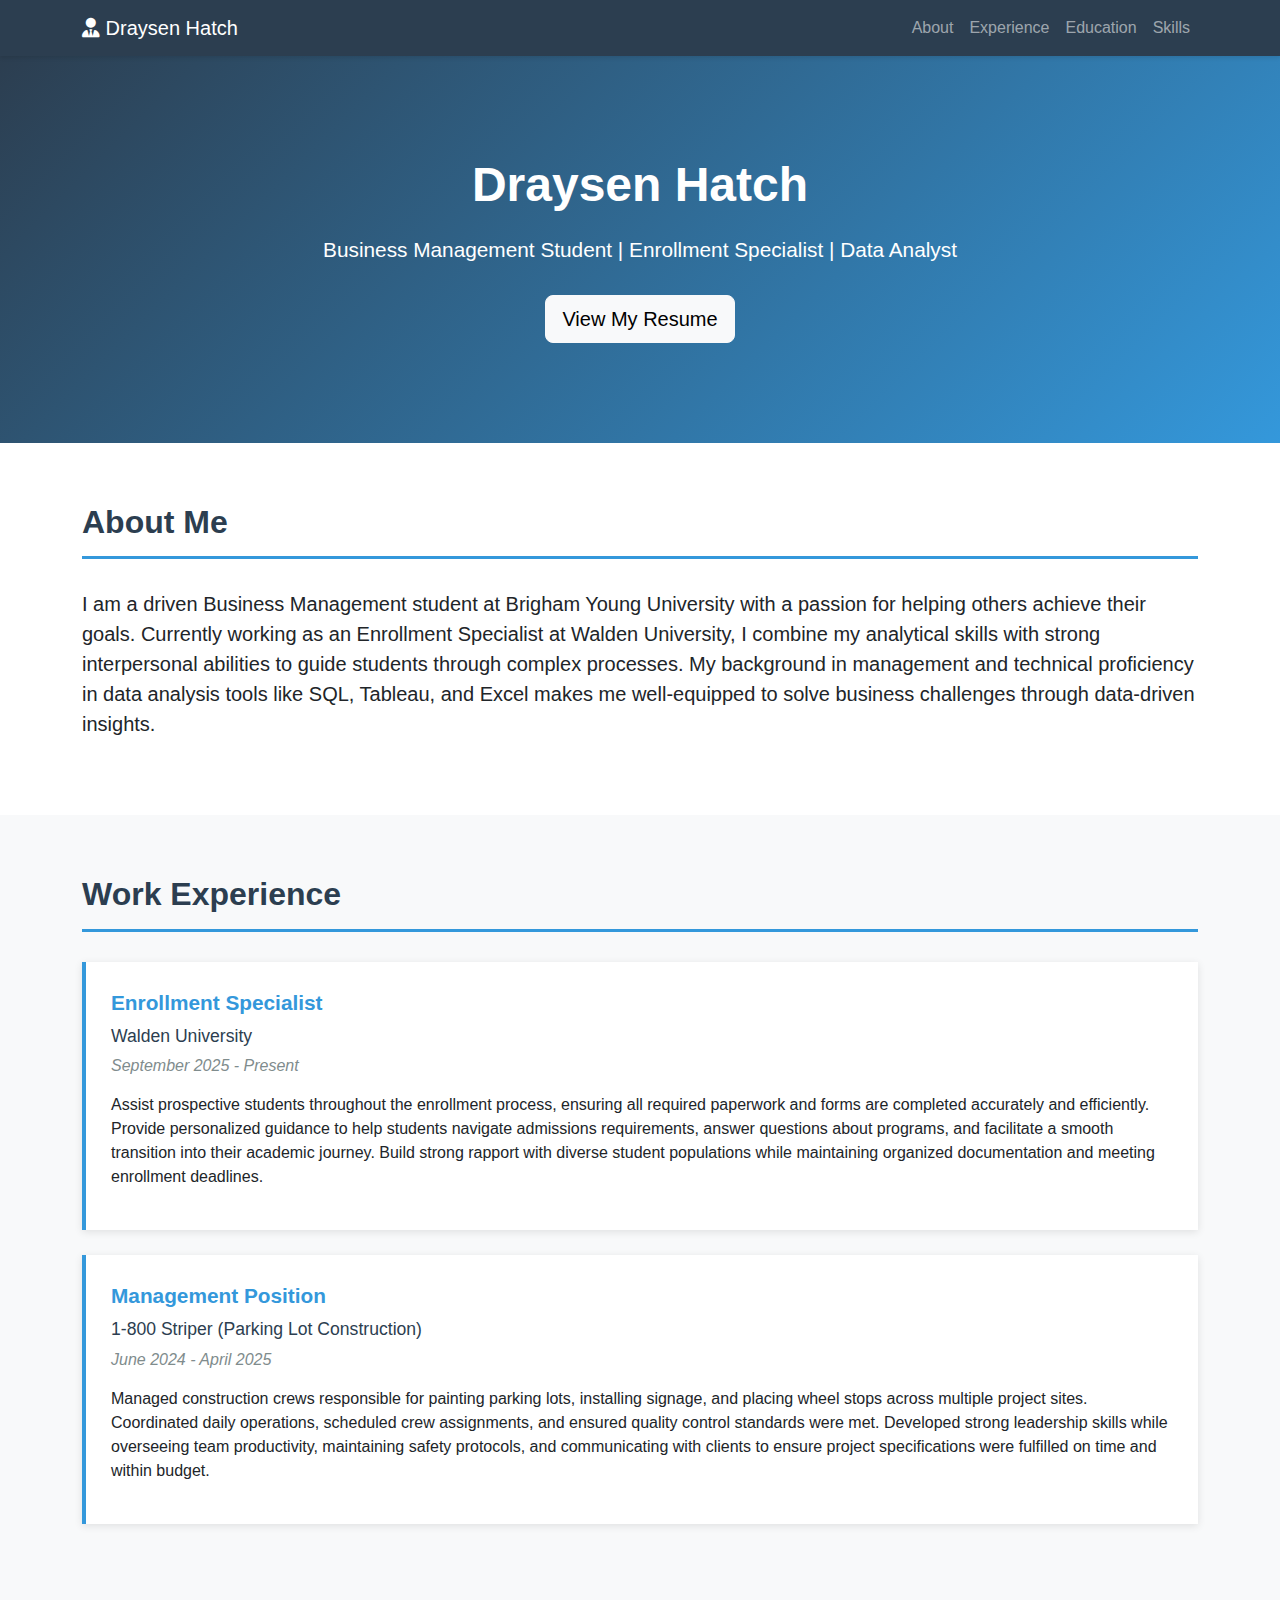
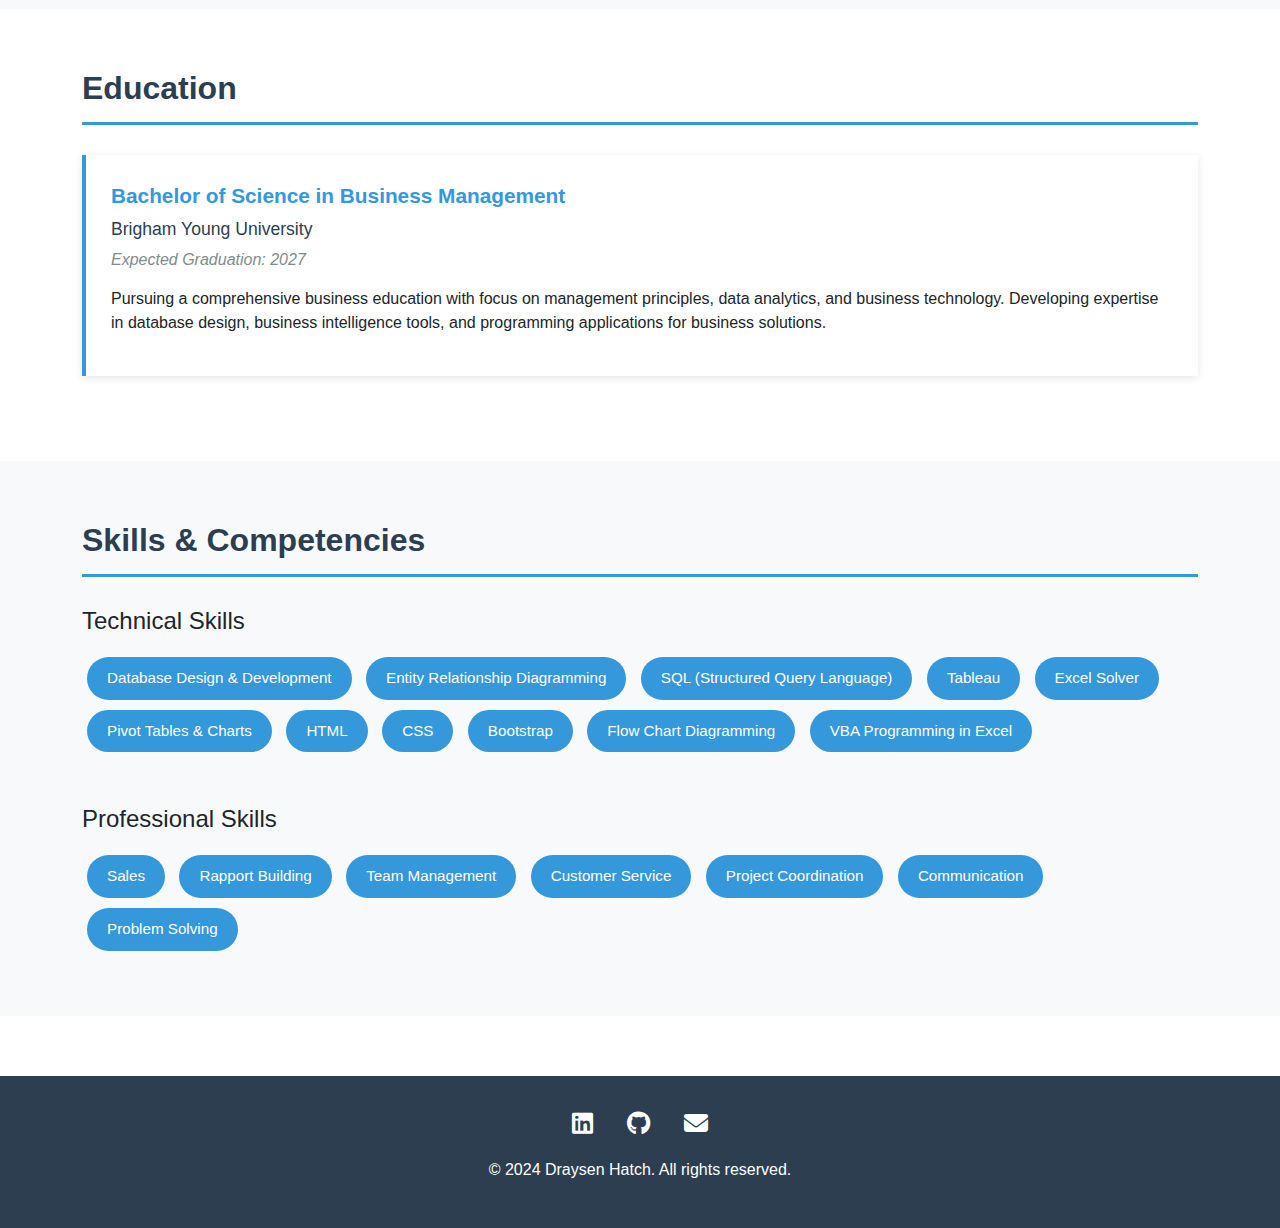
<file: index.html>
<!DOCTYPE html>
<html lang="en">
<head>
    <meta charset="UTF-8">
    <meta name="viewport" content="width=device-width, initial-scale=1.0">
    <title>Draysen Hatch - Portfolio</title>
    <link href="https://cdn.jsdelivr.net/npm/bootstrap@5.3.0/dist/css/bootstrap.min.css" rel="stylesheet">
    <link href="https://cdnjs.cloudflare.com/ajax/libs/font-awesome/6.4.0/css/all.min.css" rel="stylesheet">
    <style>
        :root {
            --primary-color: #2c3e50;
            --secondary-color: #3498db;
            --accent-color: #5dade2;
        }
        
        body {
            font-family: 'Segoe UI', Tahoma, Geneva, Verdana, sans-serif;
        }
        
        .navbar {
            background-color: var(--primary-color) !important;
            box-shadow: 0 2px 4px rgba(0,0,0,0.1);
        }
        
        .hero-section {
            background: linear-gradient(135deg, var(--primary-color) 0%, var(--secondary-color) 100%);
            color: white;
            padding: 100px 0;
            text-align: center;
        }
        
        .hero-section h1 {
            font-size: 3rem;
            font-weight: 700;
            margin-bottom: 20px;
        }
        
        .hero-section p {
            font-size: 1.3rem;
            margin-bottom: 30px;
        }
        
        .section-title {
            color: var(--primary-color);
            font-weight: 700;
            margin-bottom: 30px;
            padding-bottom: 15px;
            border-bottom: 3px solid var(--secondary-color);
        }
        
        .resume-section {
            padding: 60px 0;
        }
        
        .experience-card, .education-card {
            background: white;
            border-left: 4px solid var(--secondary-color);
            padding: 25px;
            margin-bottom: 25px;
            box-shadow: 0 2px 8px rgba(0,0,0,0.1);
            transition: transform 0.3s ease;
        }
        
        .experience-card:hover, .education-card:hover {
            transform: translateX(10px);
        }
        
        .job-title, .degree-title {
            color: var(--secondary-color);
            font-weight: 600;
            font-size: 1.3rem;
            margin-bottom: 5px;
        }
        
        .company-name, .school-name {
            color: var(--primary-color);
            font-weight: 500;
            font-size: 1.1rem;
            margin-bottom: 5px;
        }
        
        .date-range {
            color: #7f8c8d;
            font-style: italic;
            margin-bottom: 15px;
        }
        
        .skills-section {
            background-color: #f8f9fa;
            padding: 60px 0;
        }
        
        .skill-badge {
            display: inline-block;
            background-color: var(--secondary-color);
            color: white;
            padding: 10px 20px;
            margin: 5px;
            border-radius: 25px;
            font-size: 0.95rem;
            transition: background-color 0.3s ease;
        }
        
        .skill-badge:hover {
            background-color: var(--primary-color);
        }
        
        footer {
            background-color: var(--primary-color);
            color: white;
            padding: 30px 0;
            text-align: center;
            margin-top: 60px;
        }
        
        .social-icons a {
            color: white;
            font-size: 1.5rem;
            margin: 0 15px;
            transition: color 0.3s ease;
        }
        
        .social-icons a:hover {
            color: var(--accent-color);
        }
    </style>
</head>
<body>
    <!-- Navigation -->
    <nav class="navbar navbar-expand-lg navbar-dark">
        <div class="container">
            <a class="navbar-brand" href="#"><i class="fas fa-user-tie"></i> Draysen Hatch</a>
            <button class="navbar-toggler" type="button" data-bs-toggle="collapse" data-bs-target="#navbarNav">
                <span class="navbar-toggler-icon"></span>
            </button>
            <div class="collapse navbar-collapse" id="navbarNav">
                <ul class="navbar-nav ms-auto">
                    <li class="nav-item">
                        <a class="nav-link" href="#about">About</a>
                    </li>
                    <li class="nav-item">
                        <a class="nav-link" href="#experience">Experience</a>
                    </li>
                    <li class="nav-item">
                        <a class="nav-link" href="#education">Education</a>
                    </li>
                    <li class="nav-item">
                        <a class="nav-link" href="#skills">Skills</a>
                    </li>
                </ul>
            </div>
        </div>
    </nav>

    <!-- Hero Section -->
    <section class="hero-section">
        <div class="container">
            <h1>Draysen Hatch</h1>
            <p>Business Management Student | Enrollment Specialist | Data Analyst</p>
            <a href="#experience" class="btn btn-light btn-lg">View My Resume</a>
        </div>
    </section>

    <!-- About Section -->
    <section id="about" class="resume-section">
        <div class="container">
            <h2 class="section-title">About Me</h2>
            <p class="lead">I am a driven Business Management student at Brigham Young University with a passion for helping others achieve their goals. Currently working as an Enrollment Specialist at Walden University, I combine my analytical skills with strong interpersonal abilities to guide students through complex processes. My background in management and technical proficiency in data analysis tools like SQL, Tableau, and Excel makes me well-equipped to solve business challenges through data-driven insights.</p>
        </div>
    </section>

    <!-- Experience Section -->
    <section id="experience" class="resume-section bg-light">
        <div class="container">
            <h2 class="section-title">Work Experience</h2>
            
            <div class="experience-card">
                <div class="job-title">Enrollment Specialist</div>
                <div class="company-name">Walden University</div>
                <div class="date-range">September 2025 - Present</div>
                <p>Assist prospective students throughout the enrollment process, ensuring all required paperwork and forms are completed accurately and efficiently. Provide personalized guidance to help students navigate admissions requirements, answer questions about programs, and facilitate a smooth transition into their academic journey. Build strong rapport with diverse student populations while maintaining organized documentation and meeting enrollment deadlines.</p>
            </div>

            <div class="experience-card">
                <div class="job-title">Management Position</div>
                <div class="company-name">1-800 Striper (Parking Lot Construction)</div>
                <div class="date-range">June 2024 - April 2025</div>
                <p>Managed construction crews responsible for painting parking lots, installing signage, and placing wheel stops across multiple project sites. Coordinated daily operations, scheduled crew assignments, and ensured quality control standards were met. Developed strong leadership skills while overseeing team productivity, maintaining safety protocols, and communicating with clients to ensure project specifications were fulfilled on time and within budget.</p>
            </div>
        </div>
    </section>

    <!-- Education Section -->
    <section id="education" class="resume-section">
        <div class="container">
            <h2 class="section-title">Education</h2>
            
            <div class="education-card">
                <div class="degree-title">Bachelor of Science in Business Management</div>
                <div class="school-name">Brigham Young University</div>
                <div class="date-range">Expected Graduation: 2027</div>
                <p>Pursuing a comprehensive business education with focus on management principles, data analytics, and business technology. Developing expertise in database design, business intelligence tools, and programming applications for business solutions.</p>
            </div>
        </div>
    </section>

    <!-- Skills Section -->
    <section id="skills" class="skills-section">
        <div class="container">
            <h2 class="section-title">Skills & Competencies</h2>
            
            <h4 class="mt-4 mb-3">Technical Skills</h4>
            <div>
                <span class="skill-badge">Database Design & Development</span>
                <span class="skill-badge">Entity Relationship Diagramming</span>
                <span class="skill-badge">SQL (Structured Query Language)</span>
                <span class="skill-badge">Tableau</span>
                <span class="skill-badge">Excel Solver</span>
                <span class="skill-badge">Pivot Tables & Charts</span>
                <span class="skill-badge">HTML</span>
                <span class="skill-badge">CSS</span>
                <span class="skill-badge">Bootstrap</span>
                <span class="skill-badge">Flow Chart Diagramming</span>
                <span class="skill-badge">VBA Programming in Excel</span>
            </div>
            
            <h4 class="mt-5 mb-3">Professional Skills</h4>
            <div>
                <span class="skill-badge">Sales</span>
                <span class="skill-badge">Rapport Building</span>
                <span class="skill-badge">Team Management</span>
                <span class="skill-badge">Customer Service</span>
                <span class="skill-badge">Project Coordination</span>
                <span class="skill-badge">Communication</span>
                <span class="skill-badge">Problem Solving</span>
            </div>
        </div>
    </section>

    <!-- Footer -->
    <footer>
        <div class="container">
            <div class="social-icons mb-3">
                <a href="https://linkedin.com" target="_blank"><i class="fab fa-linkedin"></i></a>
                <a href="https://github.com/dhatch16" target="_blank"><i class="fab fa-github"></i></a>
                <a href="mailto:contact@draysenhatch.com"><i class="fas fa-envelope"></i></a>
            </div>
            <p>&copy; 2024 Draysen Hatch. All rights reserved.</p>
        </div>
    </footer>

    <script src="https://cdn.jsdelivr.net/npm/bootstrap@5.3.0/dist/js/bootstrap.bundle.min.js"></script>
</body>
</html>
</file>
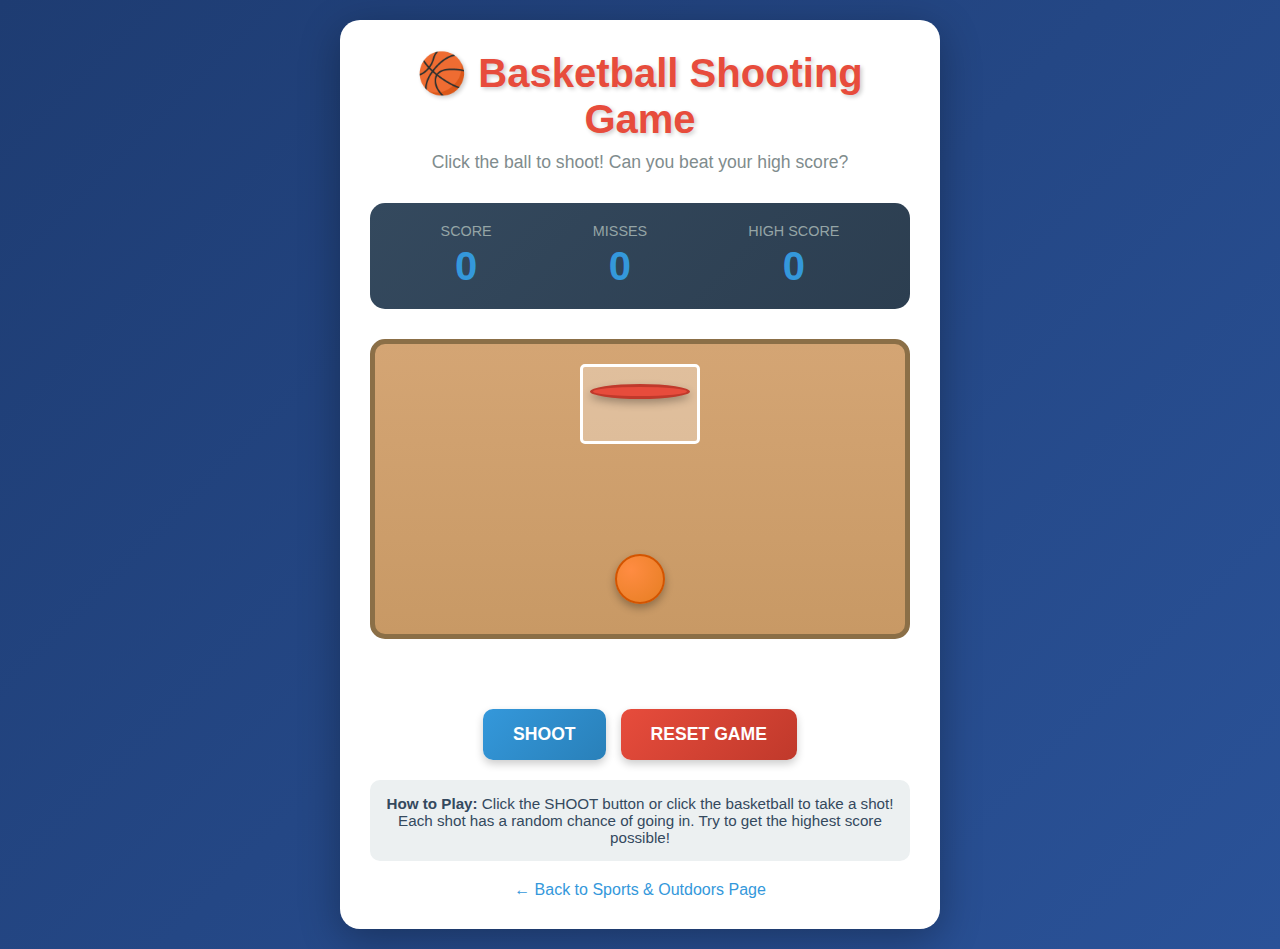
<file: basketball-game.html>
<!DOCTYPE html>
<html lang="en">
<head>
    <meta charset="UTF-8">
    <meta name="viewport" content="width=device-width, initial-scale=1.0">
    <title>Basketball Shooting Game</title>
    <style>
        * {
            margin: 0;
            padding: 0;
            box-sizing: border-box;
        }

        body {
            font-family: 'Arial Black', sans-serif;
            background: linear-gradient(135deg, #1e3c72 0%, #2a5298 100%);
            display: flex;
            justify-content: center;
            align-items: center;
            min-height: 100vh;
            padding: 20px;
        }

        .game-container {
            background: white;
            border-radius: 20px;
            padding: 30px;
            box-shadow: 0 10px 40px rgba(0,0,0,0.3);
            text-align: center;
            max-width: 600px;
            width: 100%;
        }

        h1 {
            color: #e74c3c;
            font-size: 2.5em;
            margin-bottom: 10px;
            text-shadow: 2px 2px 4px rgba(0,0,0,0.2);
        }

        .subtitle {
            color: #7f8c8d;
            margin-bottom: 30px;
            font-size: 1.1em;
        }

        .scoreboard {
            display: flex;
            justify-content: space-around;
            margin-bottom: 30px;
            background: linear-gradient(135deg, #34495e 0%, #2c3e50 100%);
            padding: 20px;
            border-radius: 15px;
            color: white;
        }

        .score-item {
            text-align: center;
        }

        .score-label {
            font-size: 0.9em;
            color: #95a5a6;
            margin-bottom: 5px;
        }

        .score-value {
            font-size: 2.5em;
            font-weight: bold;
            color: #3498db;
        }

        .court {
            background: linear-gradient(180deg, #d4a574 0%, #c89965 100%);
            border: 5px solid #8b6f47;
            border-radius: 15px;
            height: 300px;
            position: relative;
            margin: 20px 0;
            overflow: hidden;
        }

        .hoop {
            position: absolute;
            top: 40px;
            left: 50%;
            transform: translateX(-50%);
            width: 100px;
            height: 15px;
            background: #e74c3c;
            border: 3px solid #c0392b;
            border-radius: 50%;
            box-shadow: 0 4px 8px rgba(0,0,0,0.3);
        }

        .backboard {
            position: absolute;
            top: 20px;
            left: 50%;
            transform: translateX(-50%);
            width: 120px;
            height: 80px;
            background: rgba(255, 255, 255, 0.3);
            border: 3px solid #fff;
            border-radius: 5px;
        }

        .basketball {
            position: absolute;
            bottom: 30px;
            left: 50%;
            transform: translateX(-50%);
            width: 50px;
            height: 50px;
            background: radial-gradient(circle at 30% 30%, #ff8c42, #e67e22);
            border: 2px solid #d35400;
            border-radius: 50%;
            cursor: pointer;
            transition: transform 0.1s;
            box-shadow: 0 4px 8px rgba(0,0,0,0.3);
        }

        .basketball:hover {
            transform: translateX(-50%) scale(1.1);
        }

        .basketball.shooting {
            animation: shoot 1s ease-in-out;
        }

        @keyframes shoot {
            0% {
                bottom: 30px;
                left: 50%;
            }
            50% {
                bottom: 150px;
                transform: translateX(-50%) scale(0.7);
            }
            100% {
                bottom: 50px;
                left: 50%;
                transform: translateX(-50%) scale(0.8);
            }
        }

        .basketball.score-animation {
            animation: scoreShot 1s ease-in-out;
        }

        @keyframes scoreShot {
            0% {
                bottom: 30px;
                left: 50%;
            }
            50% {
                bottom: 200px;
                transform: translateX(-50%) scale(0.6);
            }
            70% {
                bottom: 60px;
                transform: translateX(-50%) scale(0.5);
                opacity: 1;
            }
            100% {
                bottom: 30px;
                left: 50%;
                transform: translateX(-50%) scale(1);
                opacity: 1;
            }
        }

        .controls {
            display: flex;
            gap: 15px;
            justify-content: center;
            margin-top: 20px;
        }

        button {
            background: linear-gradient(135deg, #3498db 0%, #2980b9 100%);
            color: white;
            border: none;
            padding: 15px 30px;
            font-size: 1.1em;
            font-weight: bold;
            border-radius: 10px;
            cursor: pointer;
            transition: all 0.3s ease;
            box-shadow: 0 4px 8px rgba(0,0,0,0.2);
        }

        button:hover {
            background: linear-gradient(135deg, #2980b9 0%, #21618c 100%);
            transform: translateY(-2px);
            box-shadow: 0 6px 12px rgba(0,0,0,0.3);
        }

        button:active {
            transform: translateY(0);
        }

        .reset-btn {
            background: linear-gradient(135deg, #e74c3c 0%, #c0392b 100%);
        }

        .reset-btn:hover {
            background: linear-gradient(135deg, #c0392b 0%, #a93226 100%);
        }

        .message {
            margin-top: 20px;
            font-size: 1.3em;
            color: #2c3e50;
            font-weight: bold;
            min-height: 30px;
        }

        .message.score {
            color: #27ae60;
            animation: celebrate 0.5s ease;
        }

        .message.miss {
            color: #e74c3c;
            animation: shake 0.5s ease;
        }

        @keyframes celebrate {
            0%, 100% { transform: scale(1); }
            50% { transform: scale(1.2); }
        }

        @keyframes shake {
            0%, 100% { transform: translateX(0); }
            25% { transform: translateX(-10px); }
            75% { transform: translateX(10px); }
        }

        .instructions {
            background: #ecf0f1;
            padding: 15px;
            border-radius: 10px;
            margin-top: 20px;
            color: #34495e;
            font-size: 0.95em;
            font-family: Arial, sans-serif;
        }

        .back-link {
            display: inline-block;
            margin-top: 20px;
            color: #3498db;
            text-decoration: none;
            font-size: 1em;
            font-family: Arial, sans-serif;
            transition: color 0.3s ease;
        }

        .back-link:hover {
            color: #2980b9;
            text-decoration: underline;
        }
    </style>
</head>
<body>
    <div class="game-container">
        <h1>🏀 Basketball Shooting Game</h1>
        <p class="subtitle">Click the ball to shoot! Can you beat your high score?</p>

        <div class="scoreboard">
            <div class="score-item">
                <div class="score-label">SCORE</div>
                <div class="score-value" id="score">0</div>
            </div>
            <div class="score-item">
                <div class="score-label">MISSES</div>
                <div class="score-value" id="misses">0</div>
            </div>
            <div class="score-item">
                <div class="score-label">HIGH SCORE</div>
                <div class="score-value" id="highScore">0</div>
            </div>
        </div>

        <div class="court">
            <div class="backboard"></div>
            <div class="hoop"></div>
            <div class="basketball" id="ball"></div>
        </div>

        <div class="message" id="message"></div>

        <div class="controls">
            <button id="shootBtn">SHOOT</button>
            <button class="reset-btn" id="resetBtn">RESET GAME</button>
        </div>

        <div class="instructions">
            <strong>How to Play:</strong> Click the SHOOT button or click the basketball to take a shot! 
            Each shot has a random chance of going in. Try to get the highest score possible!
        </div>

        <a href="scratch.html" class="back-link">← Back to Sports & Outdoors Page</a>
    </div>

    <script>
        let score = 0;
        let misses = 0;
        let highScore = 0;
        let isShooting = false;

        const ball = document.getElementById('ball');
        const scoreDisplay = document.getElementById('score');
        const missesDisplay = document.getElementById('misses');
        const highScoreDisplay = document.getElementById('highScore');
        const messageDisplay = document.getElementById('message');
        const shootBtn = document.getElementById('shootBtn');
        const resetBtn = document.getElementById('resetBtn');

        function shoot() {
            if (isShooting) return;
            
            isShooting = true;
            messageDisplay.textContent = '';
            messageDisplay.className = 'message';

            // Random chance of making the shot (50% chance)
            const madeShot = Math.random() < 0.5;

            if (madeShot) {
                ball.classList.add('score-animation');
                setTimeout(() => {
                    score++;
                    scoreDisplay.textContent = score;
                    
                    if (score > highScore) {
                        highScore = score;
                        highScoreDisplay.textContent = highScore;
                    }
                    
                    messageDisplay.textContent = '🎉 SWISH! Nice shot!';
                    messageDisplay.className = 'message score';
                    ball.classList.remove('score-animation');
                    isShooting = false;
                }, 1000);
            } else {
                ball.classList.add('shooting');
                setTimeout(() => {
                    misses++;
                    missesDisplay.textContent = misses;
                    messageDisplay.textContent = '❌ Miss! Try again!';
                    messageDisplay.className = 'message miss';
                    ball.classList.remove('shooting');
                    isShooting = false;
                }, 1000);
            }
        }

        function resetGame() {
            score = 0;
            misses = 0;
            scoreDisplay.textContent = score;
            missesDisplay.textContent = misses;
            messageDisplay.textContent = 'Game Reset! Good luck!';
            messageDisplay.className = 'message';
        }

        shootBtn.addEventListener('click', shoot);
        ball.addEventListener('click', shoot);
        resetBtn.addEventListener('click', resetGame);

        // Keyboard support - press spacebar to shoot
        document.addEventListener('keydown', (e) => {
            if (e.code === 'Space') {
                e.preventDefault();
                shoot();
            }
        });
    </script>
</body>
</html>
</file>
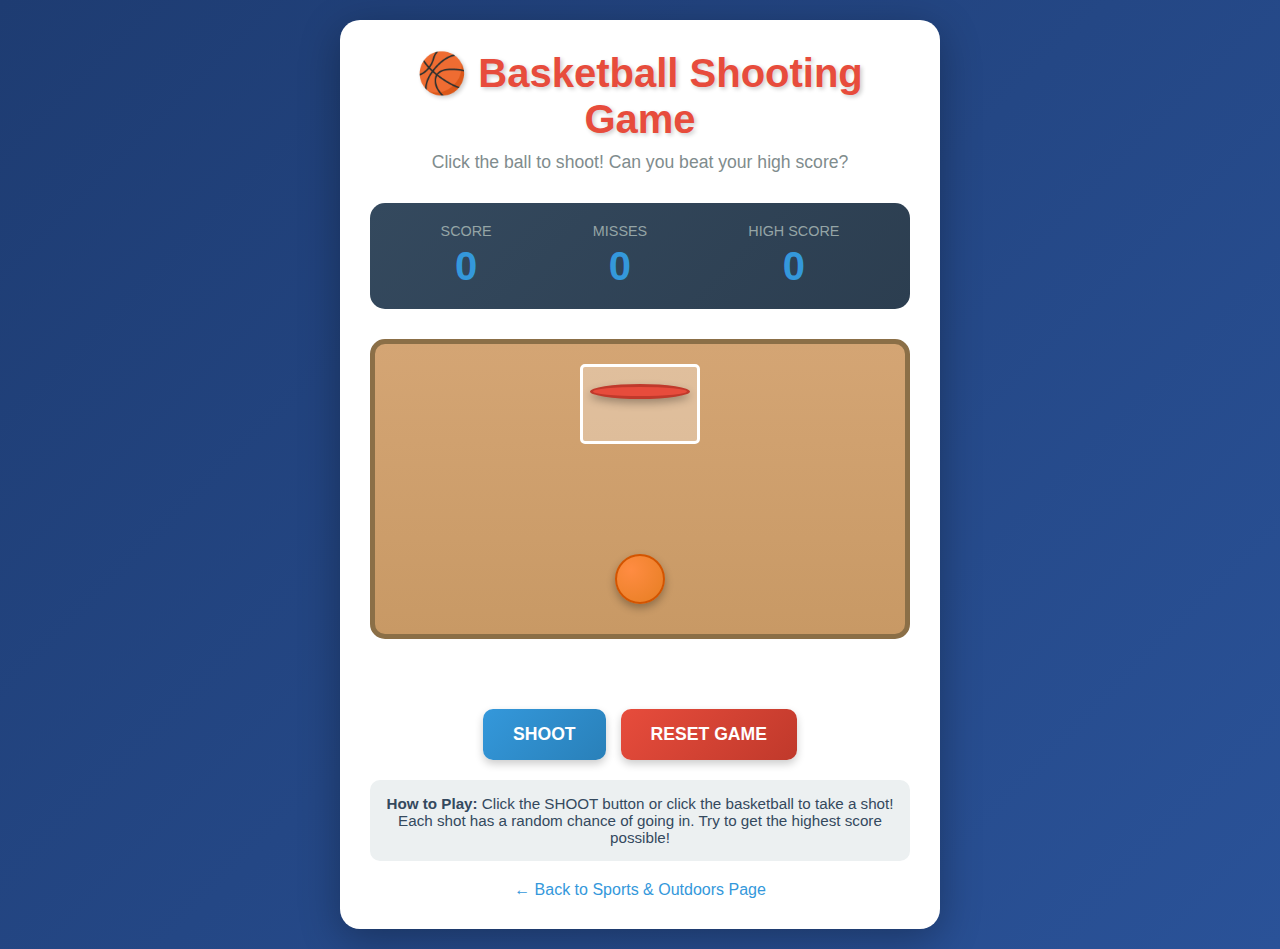
<file: basketball_game.html>
<!DOCTYPE html>
<html lang="en">
<head>
    <meta charset="UTF-8">
    <meta name="viewport" content="width=device-width, initial-scale=1.0">
    <title>Basketball Shooting Game</title>
    <style>
        * {
            margin: 0;
            padding: 0;
            box-sizing: border-box;
        }

        body {
            font-family: 'Arial Black', sans-serif;
            background: linear-gradient(135deg, #1e3c72 0%, #2a5298 100%);
            display: flex;
            justify-content: center;
            align-items: center;
            min-height: 100vh;
            padding: 20px;
        }

        .game-container {
            background: white;
            border-radius: 20px;
            padding: 30px;
            box-shadow: 0 10px 40px rgba(0,0,0,0.3);
            text-align: center;
            max-width: 600px;
            width: 100%;
        }

        h1 {
            color: #e74c3c;
            font-size: 2.5em;
            margin-bottom: 10px;
            text-shadow: 2px 2px 4px rgba(0,0,0,0.2);
        }

        .subtitle {
            color: #7f8c8d;
            margin-bottom: 30px;
            font-size: 1.1em;
        }

        .scoreboard {
            display: flex;
            justify-content: space-around;
            margin-bottom: 30px;
            background: linear-gradient(135deg, #34495e 0%, #2c3e50 100%);
            padding: 20px;
            border-radius: 15px;
            color: white;
        }

        .score-item {
            text-align: center;
        }

        .score-label {
            font-size: 0.9em;
            color: #95a5a6;
            margin-bottom: 5px;
        }

        .score-value {
            font-size: 2.5em;
            font-weight: bold;
            color: #3498db;
        }

        .court {
            background: linear-gradient(180deg, #d4a574 0%, #c89965 100%);
            border: 5px solid #8b6f47;
            border-radius: 15px;
            height: 300px;
            position: relative;
            margin: 20px 0;
            overflow: hidden;
        }

        .hoop {
            position: absolute;
            top: 40px;
            left: 50%;
            transform: translateX(-50%);
            width: 100px;
            height: 15px;
            background: #e74c3c;
            border: 3px solid #c0392b;
            border-radius: 50%;
            box-shadow: 0 4px 8px rgba(0,0,0,0.3);
        }

        .backboard {
            position: absolute;
            top: 20px;
            left: 50%;
            transform: translateX(-50%);
            width: 120px;
            height: 80px;
            background: rgba(255, 255, 255, 0.3);
            border: 3px solid #fff;
            border-radius: 5px;
        }

        .basketball {
            position: absolute;
            bottom: 30px;
            left: 50%;
            transform: translateX(-50%);
            width: 50px;
            height: 50px;
            background: radial-gradient(circle at 30% 30%, #ff8c42, #e67e22);
            border: 2px solid #d35400;
            border-radius: 50%;
            cursor: pointer;
            transition: transform 0.1s;
            box-shadow: 0 4px 8px rgba(0,0,0,0.3);
        }

        .basketball:hover {
            transform: translateX(-50%) scale(1.1);
        }

        .basketball.shooting {
            animation: shoot 1s ease-in-out;
        }

        @keyframes shoot {
            0% {
                bottom: 30px;
                left: 50%;
            }
            50% {
                bottom: 150px;
                transform: translateX(-50%) scale(0.7);
            }
            100% {
                bottom: 50px;
                left: 50%;
                transform: translateX(-50%) scale(0.8);
            }
        }

        .basketball.score-animation {
            animation: scoreShot 1s ease-in-out;
        }

        @keyframes scoreShot {
            0% {
                bottom: 30px;
                left: 50%;
            }
            50% {
                bottom: 200px;
                transform: translateX(-50%) scale(0.6);
            }
            70% {
                bottom: 60px;
                transform: translateX(-50%) scale(0.5);
                opacity: 1;
            }
            100% {
                bottom: 30px;
                left: 50%;
                transform: translateX(-50%) scale(1);
                opacity: 1;
            }
        }

        .controls {
            display: flex;
            gap: 15px;
            justify-content: center;
            margin-top: 20px;
        }

        button {
            background: linear-gradient(135deg, #3498db 0%, #2980b9 100%);
            color: white;
            border: none;
            padding: 15px 30px;
            font-size: 1.1em;
            font-weight: bold;
            border-radius: 10px;
            cursor: pointer;
            transition: all 0.3s ease;
            box-shadow: 0 4px 8px rgba(0,0,0,0.2);
        }

        button:hover {
            background: linear-gradient(135deg, #2980b9 0%, #21618c 100%);
            transform: translateY(-2px);
            box-shadow: 0 6px 12px rgba(0,0,0,0.3);
        }

        button:active {
            transform: translateY(0);
        }

        .reset-btn {
            background: linear-gradient(135deg, #e74c3c 0%, #c0392b 100%);
        }

        .reset-btn:hover {
            background: linear-gradient(135deg, #c0392b 0%, #a93226 100%);
        }

        .message {
            margin-top: 20px;
            font-size: 1.3em;
            color: #2c3e50;
            font-weight: bold;
            min-height: 30px;
        }

        .message.score {
            color: #27ae60;
            animation: celebrate 0.5s ease;
        }

        .message.miss {
            color: #e74c3c;
            animation: shake 0.5s ease;
        }

        @keyframes celebrate {
            0%, 100% { transform: scale(1); }
            50% { transform: scale(1.2); }
        }

        @keyframes shake {
            0%, 100% { transform: translateX(0); }
            25% { transform: translateX(-10px); }
            75% { transform: translateX(10px); }
        }

        .instructions {
            background: #ecf0f1;
            padding: 15px;
            border-radius: 10px;
            margin-top: 20px;
            color: #34495e;
            font-size: 0.95em;
            font-family: Arial, sans-serif;
        }

        .back-link {
            display: inline-block;
            margin-top: 20px;
            color: #3498db;
            text-decoration: none;
            font-size: 1em;
            font-family: Arial, sans-serif;
            transition: color 0.3s ease;
        }

        .back-link:hover {
            color: #2980b9;
            text-decoration: underline;
        }
    </style>
</head>
<body>
    <div class="game-container">
        <h1>🏀 Basketball Shooting Game</h1>
        <p class="subtitle">Click the ball to shoot! Can you beat your high score?</p>

        <div class="scoreboard">
            <div class="score-item">
                <div class="score-label">SCORE</div>
                <div class="score-value" id="score">0</div>
            </div>
            <div class="score-item">
                <div class="score-label">MISSES</div>
                <div class="score-value" id="misses">0</div>
            </div>
            <div class="score-item">
                <div class="score-label">HIGH SCORE</div>
                <div class="score-value" id="highScore">0</div>
            </div>
        </div>

        <div class="court">
            <div class="backboard"></div>
            <div class="hoop"></div>
            <div class="basketball" id="ball"></div>
        </div>

        <div class="message" id="message"></div>

        <div class="controls">
            <button id="shootBtn">SHOOT</button>
            <button class="reset-btn" id="resetBtn">RESET GAME</button>
        </div>

        <div class="instructions">
            <strong>How to Play:</strong> Click the SHOOT button or click the basketball to take a shot! 
            Each shot has a random chance of going in. Try to get the highest score possible!
        </div>

        <a href="scratch.html" class="back-link">← Back to Sports & Outdoors Page</a>
    </div>

    <script>
        let score = 0;
        let misses = 0;
        let highScore = 0;
        let isShooting = false;

        const ball = document.getElementById('ball');
        const scoreDisplay = document.getElementById('score');
        const missesDisplay = document.getElementById('misses');
        const highScoreDisplay = document.getElementById('highScore');
        const messageDisplay = document.getElementById('message');
        const shootBtn = document.getElementById('shootBtn');
        const resetBtn = document.getElementById('resetBtn');

        function shoot() {
            if (isShooting) return;
            
            isShooting = true;
            messageDisplay.textContent = '';
            messageDisplay.className = 'message';

            // Random chance of making the shot (50% chance)
            const madeShot = Math.random() < 0.5;

            if (madeShot) {
                ball.classList.add('score-animation');
                setTimeout(() => {
                    score++;
                    scoreDisplay.textContent = score;
                    
                    if (score > highScore) {
                        highScore = score;
                        highScoreDisplay.textContent = highScore;
                    }
                    
                    messageDisplay.textContent = '🎉 SWISH! Nice shot!';
                    messageDisplay.className = 'message score';
                    ball.classList.remove('score-animation');
                    isShooting = false;
                }, 1000);
            } else {
                ball.classList.add('shooting');
                setTimeout(() => {
                    misses++;
                    missesDisplay.textContent = misses;
                    messageDisplay.textContent = '❌ Miss! Try again!';
                    messageDisplay.className = 'message miss';
                    ball.classList.remove('shooting');
                    isShooting = false;
                }, 1000);
            }
        }

        function resetGame() {
            score = 0;
            misses = 0;
            scoreDisplay.textContent = score;
            missesDisplay.textContent = misses;
            messageDisplay.textContent = 'Game Reset! Good luck!';
            messageDisplay.className = 'message';
        }

        shootBtn.addEventListener('click', shoot);
        ball.addEventListener('click', shoot);
        resetBtn.addEventListener('click', resetGame);

        // Keyboard support - press spacebar to shoot
        document.addEventListener('keydown', (e) => {
            if (e.code === 'Space') {
                e.preventDefault();
                shoot();
            }
        });
    </script>
</body>
</html>
</file>
